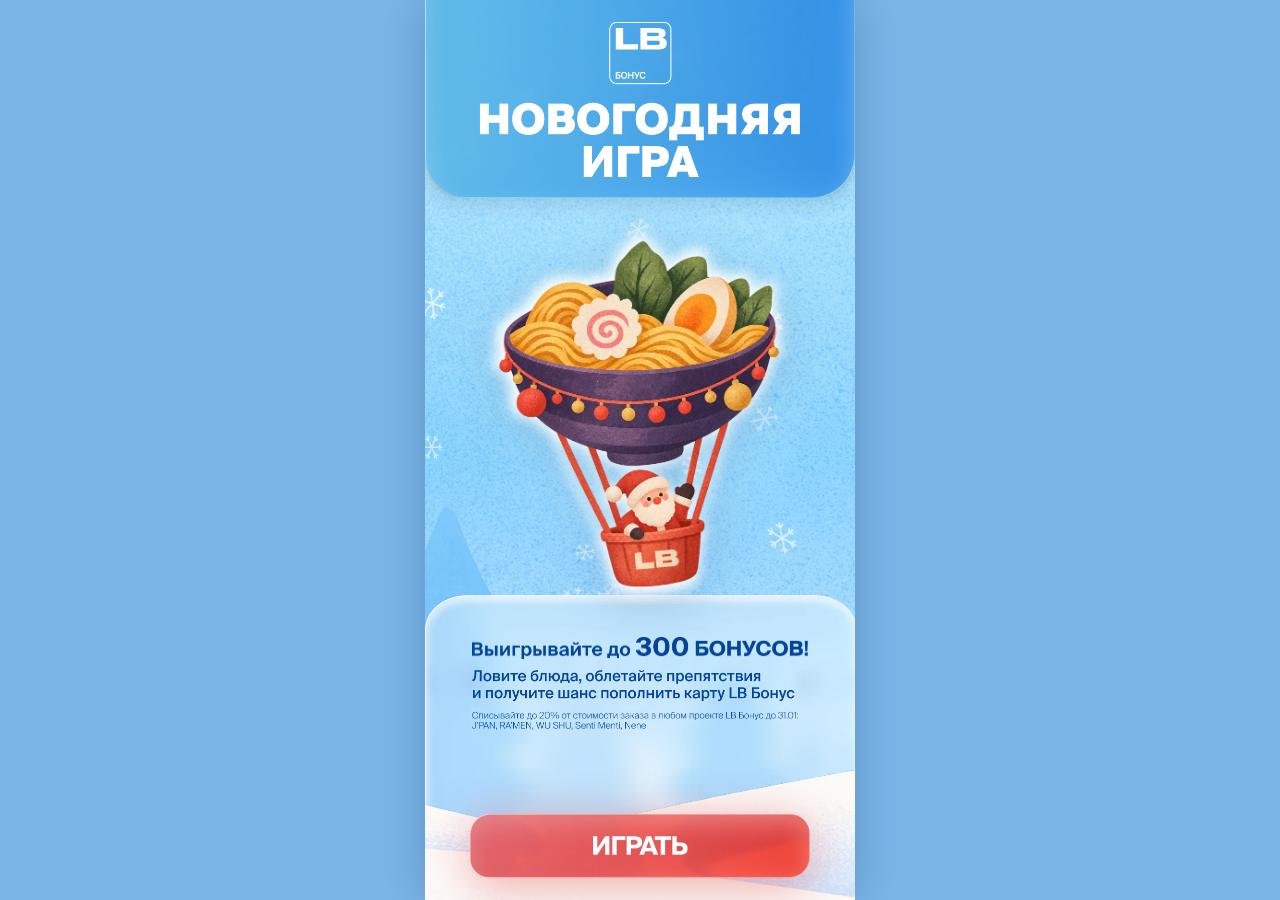
<file: index.html>
<!DOCTYPE html>
<html lang="ru">
<head>
    <meta charset="UTF-8">
    <meta name="viewport" content="width=device-width, initial-scale=1.0, maximum-scale=1.0, user-scalable=no, viewport-fit=cover">
    <meta name="apple-mobile-web-app-capable" content="yes">
    <meta name="apple-mobile-web-app-status-bar-style" content="black-translucent">
    <meta name="mobile-web-app-capable" content="yes">
    <meta name="theme-color" content="#7bb5e8">
    <title>Новогодняя Игра — Полет Деда Мороза на воке</title>
    <link rel="stylesheet" href="style.css?v=5.1.0">
    <!-- Non-blocking high performance font loading (instant page load on mobile) -->
    <link rel="preconnect" href="https://fonts.googleapis.com" crossorigin>
    <link rel="preconnect" href="https://fonts.gstatic.com" crossorigin>
    <link rel="stylesheet" href="https://fonts.googleapis.com/css2?family=Cormorant+Garamond:wght@600;700&family=Oranienbaum&family=Rubik:ital,wght@0,400;0,600;0,700;0,800;0,900;1,700;1,900&display=swap" media="print" onload="this.media='all'">
    <noscript>
        <link rel="stylesheet" href="https://fonts.googleapis.com/css2?family=Cormorant+Garamond:wght@600;700&family=Oranienbaum&family=Rubik:ital,wght@0,400;0,600;0,700;0,800;0,900;1,700;1,900&display=swap">
    </noscript>
    <!-- Preload critical screen transition assets for 100% flicker-free navigation -->
    <link rel="preload" as="image" href="assets/header_rules.png?v=5.0.0">
    <link rel="preload" as="image" href="assets/rules_card_1.webp">
    <link rel="preload" as="image" href="assets/rules_card_2.webp">
    <link rel="preload" as="image" href="assets/rules_card_3.webp">
    <link rel="preload" as="image" href="assets/rules_card_4.webp">
    <link rel="preload" as="image" href="assets/rules_card_5.webp">
    <link rel="preload" as="image" href="assets/rules_card_6.webp">
    <link rel="preload" as="image" href="assets/btn_next.svg">
    <link rel="preload" as="image" href="assets/btn_skip.svg">
    <link rel="preload" as="image" href="assets/rules_btn_start.webp">
</head>
<body>
    <div id="gameContainer">
        <!-- Universal Background Sky (Stable, single background for 100% flicker-free transitions) -->
        <img id="bgSky" src="assets/01_cover_bg.webp" class="figma-bg-sky" alt="Фон неба">

        <!-- Dynamic Falling Snow Canvas -->
        <canvas id="snowCanvas"></canvas>

        <!-- Main Game Canvas (World, Obstacles, Food, Santa) -->
        <canvas id="gameCanvas"></canvas>

        <!-- Gameplay HUD (Matches Figma node 1107:8 1:1) -->
        <div id="hud" class="hidden">
            <div class="hud-top-bar">
                <div id="heartsContainer" class="hud-hearts">
                    <img src="assets/heart.webp" class="hud-heart active" alt="Жизнь 1">
                    <img src="assets/heart.webp" class="hud-heart active" alt="Жизнь 2">
                    <img src="assets/heart.webp" class="hud-heart active" alt="Жизнь 3">
                </div>
                <div id="scoreBadge" class="hud-score-badge">БАЛЛЫ: 0 / 300</div>
            </div>

            <!-- Full-width Progress Bar with Sliding Santa -->
            <div class="hud-progress-container">
                <div class="hud-progress-track">
                    <div id="progressFill" class="hud-progress-fill"></div>
                    <img id="progressCoin" src="assets/progress_santa.webp" class="hud-progress-coin" alt="Дед Мороз">
                </div>
            </div>
        </div>

        <!-- SCREEN 1: Cover Screen -->
        <div id="startScreen" class="cover-elements-container">
            <div class="cover-top-box">
                <img src="assets/header_cover.png?v=5.0.0" class="cover-ribbon-banner" alt="Новогодняя Игра">
            </div>
            <div class="cover-santa-wrapper">
                <div class="santa-glow-circle"></div>
                <img src="assets/cover_santa.webp" class="cover-santa" alt="Дед Мороз на воке">
            </div>
            <div class="cover-bottom-plate-box">
                <img src="assets/cover_plate.webp" class="cover-plate-bg" alt="Плашка">
                <div class="cover-plate-content">
                    <div class="cover-text-group">
                        <img src="assets/cover_title_v2.png?v=5.0.0" class="cover-title-img" alt="Выигрывайте до 300 БОНУСОВ!">
                        <img src="assets/cover_subtitle_v2.png?v=5.0.0" class="cover-subtitle-img" alt="Ловите блюда, облетайте препятствия и получите шанс пополнить карту LB Бонус">
                    </div>
                    <button id="playBtn" class="cover-play-btn" type="button" aria-label="ИГРАТЬ">
                        <img src="assets/cover_btn_play.webp?v=3.4.0" class="cover-play-btn-img" alt="ИГРАТЬ">
                    </button>
                </div>
            </div>
        </div>
        <!-- SCREEN 2: Rules Slider Screen (6 правил 1:1 как в игра_ловля) -->
        <div id="rulesScreen" class="rules-screen-container hidden">
            <!-- 1. Top Ribbon Banner -->
            <div class="rules-top-box">
                <img src="assets/header_rules.png?v=5.0.0" class="rules-ribbon-banner" alt="Пробный полёт">
            </div>

            <!-- 2. Central Card Slider & Pagination Dots -->
            <div class="rules-card-container">
                <div id="rulesCardSlot" class="rules-card-slot">
                    <img src="assets/rules_card_1.webp" class="rules-card-img" alt="Правило 1: Время взлетать!">
                </div>
                <div id="rulesPagination" class="rules-pagination">
                    <span class="pagination-dot active" data-index="0"></span>
                    <span class="pagination-dot" data-index="1"></span>
                    <span class="pagination-dot" data-index="2"></span>
                    <span class="pagination-dot" data-index="3"></span>
                    <span class="pagination-dot" data-index="4"></span>
                    <span class="pagination-dot" data-index="5"></span>
                </div>
            </div>

            <!-- 3. Bottom Buttons: Далее + Пропустить (слайды 0..4) или Старт (слайд 5) -->
            <div id="rulesBottomBox" class="rules-bottom-box">
                <div id="dualButtonsGroup" class="rules-buttons-group">
                    <button id="rulesNextBtn" class="rules-svg-btn rules-btn-next" type="button" aria-label="Далее">
                        <img src="assets/btn_next.svg" class="rules-btn-img" alt="Далее">
                    </button>
                    <button id="rulesSkipBtn" class="rules-svg-btn rules-btn-skip" type="button" aria-label="Пропустить">
                        <img src="assets/btn_skip.svg" class="rules-btn-img" alt="Пропустить">
                    </button>
                </div>
                <div id="singleStartGroup" class="rules-buttons-group hidden">
                    <button id="rulesStartBtn" class="rules-svg-btn rules-btn-start" type="button" aria-label="Старт">
                        <img src="assets/rules_btn_start.webp" class="rules-btn-img rules-btn-img-start" alt="Старт">
                    </button>
                </div>
            </div>
        </div>

        <!-- SCREEN 3: Countdown (3..2..1) -->
        <div id="countdownOverlay" class="screen-overlay hidden">
            <div class="countdown-card">
                <img id="cnt3" class="countdown-number" src="assets/count_3.webp" alt="3">
                <img id="cnt2" class="countdown-number" src="assets/count_2.webp" alt="2">
                <img id="cnt1" class="countdown-number" src="assets/count_1.webp" alt="1">
            </div>
        </div>

        <!-- Pause Modal -->
        <div id="pauseModal" class="modal-overlay hidden">
            <div class="modal-card">
                <h2>ИГРА НА ПАУЗЕ</h2>
                <p style="margin: 10px 0 20px; color: #555;">Сделайте перерыв и возвращайтесь к полету!</p>
                <button id="resumeBtn" class="modal-primary-btn" type="button">ПРОДОЛЖИТЬ</button>
            </div>
        </div>

        <!-- SCREEN 4: Экран результатов (УРОВЕНЬ: ЧЕМПИОН) 1:1 как в игра_ловля -->
        <div id="resultScreen" class="result-screen-container hidden">
            <!-- Зимняя ель слева (Figma 1:1) -->
            <img src="assets/rules_fir_tree.webp" class="rules-fir-tree" alt="Елка">

            <!-- Верхняя лента "УРОВЕНЬ: СТАРТ" -->
            <div class="result-top-box">
                <img src="assets/header_result.png?v=5.0.0" class="result-ribbon-banner" alt="Уровень: Старт">
            </div>

            <!-- Центральная плашка с блюдами и динамическими баллами -->
            <div class="result-card-container">
                <div class="result-card-box">
                    <img src="assets/result_plate_card.webp" class="result-plate-bg" alt="Вы заработали">
                    <div class="result-card-content">
                        <!-- Динамические баллы "+300" и монетка LB -->
                        <div class="result-score-row">
                            <span id="resultScoreValue" class="result-score-text">+300</span>
                            <img src="assets/result_coin.webp" class="result-coin-icon" alt="LB Монета">
                        </div>
                        <!-- Текстовый блок попыток и лучшего результата -->
                        <div class="result-stats-block">
                            <div id="resultAttemptsText" class="result-stat-line">Осталось попыток: 2/3</div>
                            <div id="resultBestScoreText" class="result-stat-line">Ваш лучший результат: 300</div>
                        </div>
                    </div>
                </div>
            </div>

            <!-- Нижний блок кнопок: Забрать бонусы + Попробовать еще раз -->
            <div class="result-bottom-box">
                <button id="btnClaimBonus" class="result-action-btn" type="button" aria-label="Забрать бонусы">
                    <img src="assets/result_btn_claim.webp" class="result-btn-img" alt="Забрать бонусы">
                </button>
                <button id="btnRetryGame" class="result-action-btn" type="button" aria-label="Попробовать еще раз">
                    <img src="assets/result_btn_retry.webp" class="result-btn-img" alt="Попробовать еще раз">
                </button>
            </div>
        </div>

        <!-- SCREEN 5: Финальный экран "СПАСИБО ЗА ВИЗИТ!" (1:1 из игра 3 в ряд) -->
        <div id="finalScreen" class="exit-screen-container hidden">
            <!-- Верхняя праздничная лента "СПАСИБО ЗА ВИЗИТ!" -->
            <div class="exit-ribbon-wrapper">
                <img src="assets/header_final.png?v=5.0.0" class="exit-ribbon-banner" alt="Спасибо за визит!">
            </div>

            <!-- Персонаж: Дед Мороз в воздушном шаре-воке с черной картой LB -->
            <div class="exit-santa-wrapper">
                <div class="santa-glow-circle"></div>
                <img src="assets/final_santa_balloon.webp?v=3.0.0" class="exit-santa-img" alt="Дед Мороз в воке с картой LB Бонус">
            </div>

            <!-- Ледяная плашка лояльности 1:1 как в игра 3 в ряд -->
            <div class="exit-card-box">
                <img src="assets/exit_card_clean.webp?v=3.0.0" class="exit-card-bg" alt="Ледяная плашка">
                <div class="exit-card-content">
                    <div class="exit-text-group">
                        <h2 class="exit-heading">Бонусы уже на карте<br>лояльности!<br>Ждем вас снова!</h2>
                        <p class="exit-subheading">Играйте и получайте бонусы. Каждый визит в ресторан открывает следующую игру</p>
                        <p class="exit-footnote">Списывайте до 20% от стоимости заказа в любом проекте LB Бонус до 31.01</p>
                    </div>
                    <button id="btnFinalExit" class="exit-btn-quit" type="button" aria-label="ВЫЙТИ">
                        <img src="assets/final_btn_exit.webp?v=3.0.0" class="exit-btn-quit-img" alt="ВЫЙТИ">
                    </button>
                </div>
            </div>
        </div>
    </div>

    <!-- Scripts -->
    <script src="game.js?v=5.1.0"></script>
</body>
</html>
</file>
<file: style.css>
@import url('https://fonts.googleapis.com/css2?family=Cormorant+Garamond:wght@600;700&family=Inter:wght@400;500;600;700;800&family=Rubik:ital,wght@0,400;0,600;0,700;0,800;0,900;1,700;1,900&display=swap');

@font-face {
    font-family: 'Suisse Intl';
    src: url('fonts/SuisseIntl-Regular.woff2') format('woff2'),
         url('fonts/SuisseIntl-Regular.woff') format('woff'),
         url('fonts/SuisseIntl-Regular.otf') format('opentype');
    font-weight: 400;
    font-style: normal;
    font-display: swap;
}

@font-face {
    font-family: 'Suisse Intl';
    src: url('fonts/SuisseIntl-Medium.woff2') format('woff2'),
         url('fonts/SuisseIntl-Medium.woff') format('woff'),
         url('fonts/SuisseIntl-Medium.otf') format('opentype');
    font-weight: 500;
    font-style: normal;
    font-display: swap;
}

@font-face {
    font-family: 'Suisse Intl';
    src: url('fonts/SuisseIntl-SemiBold.woff2') format('woff2'),
         url('fonts/SuisseIntl-SemiBold.woff') format('woff'),
         url('fonts/SuisseIntl-SemiBold.otf') format('opentype');
    font-weight: 600;
    font-style: normal;
    font-display: swap;
}

@font-face {
    font-family: 'Suisse Intl';
    src: url('fonts/SuisseIntl-Bold.woff2') format('woff2'),
         url('fonts/SuisseIntl-Bold.woff') format('woff'),
         url('fonts/SuisseIntl-Bold.otf') format('opentype');
    font-weight: 700;
    font-style: normal;
    font-display: swap;
}

@font-face {
    font-family: 'Oranienbaum';
    src: url('assets/fonts/Oranienbaum-Regular.ttf') format('truetype');
    font-weight: 400;
    font-style: normal;
}

@font-face {
    font-family: 'Cormorant Garamond';
    src: url('assets/fonts/CormorantGaramond-Bold.woff2') format('woff2');
    font-weight: 700;
    font-style: normal;
}

* {
    box-sizing: border-box;
    margin: 0;
    padding: 0;
    user-select: none;
    -webkit-user-select: none;
    touch-action: manipulation;
}

.hidden {
    display: none !important;
}

html {
    width: 100%;
    height: 100%;
    margin: 0;
    padding: 0;
    overflow: hidden;
    background: #7bb5e8;
}

body {
    background: #7bb5e8;
    width: 100%;
    height: 100%;
    min-height: 100%;
    min-height: 100dvh;
    min-height: -webkit-fill-available;
    margin: 0;
    padding: 0;
    display: flex;
    justify-content: center;
    align-items: center;
    font-family: 'Rubik', sans-serif;
    overflow: hidden;
    color: #1a2a3a;
    overscroll-behavior: none;
    -webkit-overflow-scrolling: none;
    touch-action: manipulation;
    -webkit-tap-highlight-color: transparent;
}

/* Hide Netlify attribution badge so it never obscures game buttons */
[data-netlify-badge],
.netlify-badge,
[class*="netlify-badge"],
[id*="netlify-badge"],
a[href*="netlify.com"],
iframe[src*="netlify"] {
    display: none !important;
    visibility: hidden !important;
    pointer-events: none !important;
    opacity: 0 !important;
    width: 0 !important;
    height: 0 !important;
    clip: rect(0, 0, 0, 0) !important;
}

/* ========================================================
   Main Game Container — 100% Full Screen
   ======================================================== */
#gameContainer {
    position: relative;
    width: 100%;
    height: 100%;
    height: 100dvh;
    height: var(--app-height, 100dvh);
    max-height: 100dvh;
    max-height: var(--app-height, 100dvh);
    aspect-ratio: 390 / 844;
    max-width: min(430px, 100vw);
    background: #7bb5e8;
    overflow: hidden;
    margin: 0 auto;
    box-shadow: 0 0 45px rgba(10, 45, 90, 0.25);
}

/* Universal Background Sky (Permanent, stable, zero repaint) */
.figma-bg-sky {
    position: absolute;
    inset: 0;
    width: 100%;
    height: 100%;
    object-fit: cover;
    object-position: center bottom;
    z-index: 1;
    pointer-events: none;
}

/* Authentic Winter Fir Tree (1:1 from Figma Screen 2 & Screen 4) */
.rules-fir-tree {
    position: absolute;
    left: 0;
    bottom: 6.35%;
    width: 32.3%;
    height: auto;
    object-fit: contain;
    pointer-events: none;
    z-index: 3;
}

@media (max-height: 760px) {
    .rules-fir-tree {
        width: 29%;
        bottom: 5.5%;
    }
}

@media (max-height: 660px) {
    .rules-fir-tree {
        width: 26%;
        bottom: 4.5%;
    }
}

/* Dynamic Falling Snow Canvas */
#snowCanvas {
    position: absolute;
    top: 0;
    left: 0;
    width: 100%;
    height: 100%;
    z-index: 2;
    pointer-events: none;
}

/* Main Game Canvas (World, Obstacles, Food, Santa) */
#gameCanvas {
    position: absolute;
    top: 0;
    left: 0;
    width: 100%;
    height: 100%;
    z-index: 3;
}

/* Base Screen Overlay */
.screen-overlay {
    position: absolute;
    top: 0;
    left: 0;
    width: 100%;
    height: 100%;
    z-index: 4;
    overflow: hidden;
    pointer-events: none;
}

/* ========================================================
   SCREEN 1: ОБЛОЖКА ИГРЫ (1:1 из игра_ловля)
   ======================================================== */
.cover-elements-container {
    position: absolute;
    top: 0;
    left: 0;
    width: 100%;
    height: 100%;
    display: flex;
    flex-direction: column;
    align-items: center;
    justify-content: space-between;
    padding: 0;
    z-index: 5;
    pointer-events: none;
    overflow: hidden;
    transition: opacity 0.3s ease-out;
}

.cover-top-box {
    width: 100%;
    display: flex;
    justify-content: center;
    padding-top: 0;
    z-index: 6;
    flex-shrink: 0;
    pointer-events: none;
    overflow: hidden;
    border-radius: 0 0 36px 36px;
    box-shadow: 0 6px 18px rgba(10, 45, 90, 0.14);
}

.cover-ribbon-banner {
    width: 100%;
    max-width: 100%;
    height: clamp(166px, 22vh, 212px);
    object-fit: cover;
    object-position: center bottom;
    display: block;
    flex-shrink: 0;
    pointer-events: none;
}

.cover-santa-wrapper {
    position: relative;
    top: 4px;
    flex: 1;
    min-height: 0;
    width: 100%;
    display: flex;
    justify-content: center;
    align-items: center;
    z-index: 10;
    pointer-events: none;
    margin-top: 0;
    margin-bottom: -10px;
}

.santa-glow-circle {
    position: absolute;
    width: clamp(240px, 36vh, 320px);
    height: clamp(240px, 36vh, 320px);
    border-radius: 50%;
    background: radial-gradient(circle, rgba(255, 255, 255, 0.45) 0%, rgba(200, 235, 255, 0.2) 50%, rgba(255, 255, 255, 0) 75%);
    filter: blur(14px);
    z-index: -1;
    pointer-events: none;
    animation: glowPulse 3.5s ease-in-out infinite alternate;
}

@keyframes glowPulse {
    0% { transform: scale(0.95); opacity: 0.7; }
    100% { transform: scale(1.08); opacity: 1; }
}

.cover-santa {
    max-width: min(440px, 96vw);
    max-height: 108%;
    width: auto;
    height: auto;
    object-fit: contain;
    pointer-events: none;
    filter: drop-shadow(0 10px 24px rgba(10, 45, 90, 0.16));
    animation: coverSantaFloat 3.6s ease-in-out infinite;
    transform-origin: center bottom;
}

@keyframes coverSantaFloat {
    0%, 100% { transform: scale(1.14) translateY(0) rotate(0deg); }
    30% { transform: scale(1.14) translateY(-6px) rotate(1.2deg); }
    70% { transform: scale(1.14) translateY(-2px) rotate(-1deg); }
}

@keyframes santaWalkFloat {
    0%, 100% { transform: translateY(0) rotate(0deg); }
    30% { transform: translateY(-6px) rotate(1.2deg); }
    70% { transform: translateY(-2px) rotate(-1deg); }
}

.cover-bottom-plate-box {
    position: relative;
    width: 100%;
    max-width: 100%;
    height: clamp(250px, 34vh, 305px);
    flex-shrink: 0;
    z-index: 8;
    display: flex;
    flex-direction: column;
    align-items: center;
    justify-content: flex-end;
    margin-top: auto;
    margin-bottom: 0;
    overflow: visible;
    pointer-events: none;
}

.cover-plate-bg {
    position: absolute;
    bottom: 0;
    left: 0;
    width: 100%;
    height: 100%;
    object-fit: fill;
    display: block;
    pointer-events: none;
}

.cover-plate-content {
    position: relative;
    z-index: 9;
    width: 100%;
    height: 100%;
    display: flex;
    flex-direction: column;
    align-items: center;
    justify-content: flex-start;
    padding-top: clamp(28px, 4.2vh, 40px);
    padding-left: 20px;
    padding-right: 20px;
    padding-bottom: calc(max(16px, env(safe-area-inset-bottom)) + 6px);
    pointer-events: auto;
}

.cover-text-group {
    width: min(336px, 88vw);
    display: flex;
    flex-direction: column;
    align-items: flex-start;
    justify-content: flex-start;
    margin-top: 4px;
    margin-bottom: clamp(10px, 1.8vh, 16px);
    flex-shrink: 0;
}

.cover-title-img {
    width: 100%;
    max-width: 100%;
    height: auto;
    object-fit: contain;
    object-position: left center;
    display: block;
    margin-bottom: clamp(8px, 1.2vh, 12px);
    flex-shrink: 0;
}

.cover-subtitle-img {
    width: 97%;
    max-width: 100%;
    height: auto;
    object-fit: contain;
    object-position: left center;
    display: block;
    flex-shrink: 0;
}

.cover-play-btn {
    background: transparent;
    border: none;
    outline: none;
    cursor: pointer;
    padding: 0;
    margin: 0;
    display: flex;
    justify-content: center;
    align-items: center;
    transition: transform 0.12s ease, filter 0.12s ease;
    margin-top: auto;
    flex-shrink: 0;
}

.cover-play-btn-img {
    width: min(340px, 88vw);
    height: auto;
    object-fit: contain;
    display: block;
    pointer-events: none;
    filter: drop-shadow(0 8px 24px rgba(220, 45, 45, 0.40));
}

.cover-play-btn:active {
    transform: scale(0.96);
    filter: brightness(0.95);
}

/* ========================================================
   SCREEN 2: ЭКРАН ПРАВИЛ
   ======================================================== */
.rules-screen-container {
    position: absolute;
    top: 0;
    left: 0;
    width: 100%;
    height: 100%;
    display: flex;
    flex-direction: column;
    align-items: center;
    justify-content: space-between;
    padding-bottom: calc(max(10px, env(safe-area-inset-bottom)) + 2px);
    z-index: 10;
    pointer-events: auto;
    overflow: hidden;
    animation: fadeInScreen 0.28s ease-out;
}

@keyframes fadeInScreen {
    from { opacity: 0; transform: scale(0.99); }
    to { opacity: 1; transform: scale(1); }
}

.rules-top-box {
    width: 100%;
    display: flex;
    justify-content: center;
    padding-top: 0;
    z-index: 11;
    flex-shrink: 0;
    pointer-events: none;
    overflow: hidden;
    border-radius: 0 0 36px 36px;
    box-shadow: 0 6px 18px rgba(10, 45, 90, 0.14);
}

.rules-ribbon-banner {
    width: 100%;
    max-width: 100%;
    height: clamp(138px, 19vh, 190px);
    object-fit: cover;
    object-position: center bottom;
    display: block;
    flex-shrink: 0;
    pointer-events: none;
}

.rules-card-container {
    flex: 1;
    width: 100%;
    display: flex;
    flex-direction: column;
    align-items: center;
    justify-content: center;
    padding: 8px 8px 0;
    margin-top: 0;
    margin-bottom: 0;
    z-index: 12;
    min-height: 0;
}

.rules-card-slot {
    width: min(324px, 84vw, 43vh);
    aspect-ratio: 1 / 1;
    display: flex;
    align-items: center;
    justify-content: center;
    position: relative;
    flex-shrink: 0;
}

.rules-card-img {
    width: 100%;
    height: 100%;
    object-fit: contain;
    filter: drop-shadow(0 14px 30px rgba(10, 45, 90, 0.20));
    pointer-events: none;
    user-select: none;
    display: block;
    transition: opacity 0.15s ease-out;
}

.rules-pagination {
    display: flex;
    align-items: center;
    justify-content: center;
    gap: 8px;
    margin-top: 14px;
    margin-bottom: 0;
    z-index: 12;
    flex-shrink: 0;
}

.pagination-dot {
    width: 9px;
    height: 9px;
    border-radius: 50%;
    background-color: rgba(255, 255, 255, 0.45);
    transition: all 0.2s ease;
    box-shadow: 0 1px 3px rgba(0, 0, 0, 0.15);
    cursor: pointer;
}

.pagination-dot.active {
    width: 11px;
    height: 11px;
    background-color: #FFFFFF;
    box-shadow: 0 0 6px rgba(255, 255, 255, 0.9), 0 2px 4px rgba(10, 45, 90, 0.25);
    transform: scale(1.15);
}

.rules-bottom-box {
    width: 100%;
    display: flex;
    flex-direction: column;
    align-items: center;
    z-index: 12;
    flex-shrink: 0;
}

.rules-buttons-group {
    width: 100%;
    display: flex;
    flex-direction: column;
    align-items: center;
    gap: 0px;
}

.rules-svg-btn {
    background: transparent;
    border: none;
    outline: none;
    cursor: pointer;
    padding: 0;
    margin: 0;
    display: flex;
    justify-content: center;
    align-items: center;
    transition: transform 0.12s ease, filter 0.12s ease;
}

.rules-btn-skip {
    margin-top: -38px;
}

.rules-btn-img {
    width: min(358px, 94vw);
    height: auto;
    object-fit: contain;
    display: block;
    pointer-events: none;
}

.rules-btn-img-start {
    width: min(340px, 89vw);
    height: auto;
    margin-top: -10px;
    margin-bottom: 6px;
}

.rules-svg-btn:active {
    transform: scale(0.96);
    filter: brightness(0.95);
}


/* ========================================================
   SCREEN 4: RESULT SCREEN (1:1 из игра_ловля)
   ======================================================== */
.result-screen-container {
    position: absolute;
    inset: 0;
    width: 100%;
    height: 100%;
    z-index: 25;
    display: flex;
    flex-direction: column;
    align-items: center;
    justify-content: space-between;
    padding-top: 0;
    padding-bottom: calc(max(14px, env(safe-area-inset-bottom)) + 6px);
    animation: fadeInScreen 0.3s ease-out forwards;
    pointer-events: auto;
}

/* Верхняя лента */
.result-top-box {
    width: 100%;
    display: flex;
    justify-content: center;
    align-items: flex-start;
    flex-shrink: 0;
    pointer-events: none;
    z-index: 12;
    overflow: hidden;
    border-radius: 0 0 36px 36px;
    box-shadow: 0 6px 18px rgba(10, 45, 90, 0.14);
}

.result-ribbon-banner {
    width: 100%;
    max-width: 100%;
    height: clamp(138px, 19vh, 190px);
    object-fit: cover;
    object-position: center bottom;
    display: block;
}

/* Центральная плашка */
.result-card-container {
    flex: 1;
    width: 100%;
    display: flex;
    align-items: center;
    justify-content: center;
    padding: 0 16px;
    z-index: 12;
    margin-top: 2px;
    margin-bottom: 4px;
}

.result-card-box {
    position: relative;
    width: min(326px, 84vw);
    aspect-ratio: 740 / 744;
    display: flex;
    align-items: center;
    justify-content: center;
}

.result-plate-bg {
    position: absolute;
    inset: 0;
    width: 100%;
    height: 100%;
    object-fit: contain;
    filter: drop-shadow(0 14px 30px rgba(10, 45, 90, 0.20));
    pointer-events: none;
}

.result-card-content {
    position: relative;
    z-index: 2;
    width: 100%;
    height: 100%;
    display: flex;
    flex-direction: column;
    align-items: center;
    justify-content: flex-start;
    padding-top: 26%;
}

.result-score-row {
    display: flex;
    align-items: center;
    justify-content: center;
    gap: 10px;
    margin-bottom: 5%;
}

.result-score-text {
    font-family: 'Suisse Intl', -apple-system, BlinkMacSystemFont, "Segoe UI", Roboto, sans-serif;
    font-weight: 700;
    font-size: clamp(48px, 13.5vw, 60px);
    line-height: 0.99;
    letter-spacing: -0.03em;
    color: #05449A;
    -webkit-text-stroke: 1.4px #0039B5;
    paint-order: stroke fill;
    text-shadow: none;
}

.result-coin-icon {
    width: clamp(50px, 14vw, 62px);
    height: clamp(50px, 14vw, 62px);
    object-fit: contain;
    filter: drop-shadow(0 4px 8px rgba(220, 80, 0, 0.35));
    transform: translateY(-2px);
    flex-shrink: 0;
}

.result-stats-block {
    display: flex;
    flex-direction: column;
    align-items: center;
    justify-content: center;
    gap: 4px;
}

.result-stat-line {
    font-family: 'Suisse Intl', sans-serif;
    font-weight: 500;
    font-size: clamp(14px, 3.8vw, 16px);
    line-height: 1.35;
    letter-spacing: -0.02em;
    color: #05449A;
    text-align: center;
}

.result-bottom-box {
    width: 100%;
    display: flex;
    flex-direction: column;
    align-items: center;
    justify-content: center;
    gap: 0;
    z-index: 12;
    flex-shrink: 0;
}

.result-action-btn {
    background: transparent;
    border: none;
    outline: none;
    padding: 0;
    margin: 0;
    cursor: pointer;
    display: flex;
    justify-content: center;
    align-items: center;
    width: min(358px, 94vw);
    transition: transform 0.12s ease, filter 0.12s ease;
}

.result-btn-img {
    width: 100%;
    height: auto;
    object-fit: contain;
    display: block;
    pointer-events: none;
}

.result-btn-retry,
.result-action-btn:nth-child(2) {
    margin-top: -38px;
}

.result-action-btn:active {
    transform: scale(0.96);
    filter: brightness(0.95);
}


/* ========================================================
   Gameplay HUD — 100% Matches Figma node 1107:8
   ======================================================== */
#hud {
    position: absolute;
    top: 0;
    left: 0;
    right: 0;
    box-sizing: border-box;
    z-index: 12;
    pointer-events: none;
    padding: calc(max(14px, env(safe-area-inset-top)) + 8px) 20px 0 20px;
}

.hud-top-bar {
    display: flex;
    justify-content: space-between;
    align-items: center;
    width: 100%;
}

.hud-hearts {
    display: flex;
    gap: 5px;
    align-items: center;
}

.hud-heart {
    width: 26px;
    height: 24px;
    object-fit: contain;
    filter: drop-shadow(0 2px 4px rgba(0, 0, 0, 0.25));
    transition: transform 0.2s ease, filter 0.2s ease, opacity 0.2s ease;
}

.hud-heart.lost {
    filter: grayscale(1) opacity(0.28);
    transform: scale(0.88);
}

.hud-score-badge {
    background: linear-gradient(180deg, #ff8412 0%, #ff5e00 100%);
    border: 1.5px solid rgba(255, 255, 255, 0.45);
    border-radius: 20px;
    padding: 6px 18px;
    font-family: 'Rubik', sans-serif;
    font-weight: 900;
    font-size: 15px;
    color: #ffffff;
    letter-spacing: 0.5px;
    box-shadow: 0 4px 14px rgba(255, 94, 0, 0.45);
    white-space: nowrap;
}

.hud-progress-container {
    width: 100%;
    margin-top: 10px;
    position: relative;
    padding: 0 2px;
}

.hud-progress-track {
    position: relative;
    width: 100%;
    height: 10px;
    background: rgba(255, 255, 255, 0.45);
    border-radius: 10px;
    overflow: visible;
    box-shadow: inset 0 1px 3px rgba(0, 0, 0, 0.2);
}

.hud-progress-fill {
    width: 0%;
    height: 100%;
    background: linear-gradient(90deg, #ff9f1c 0%, #ff5e00 100%);
    border-radius: 10px;
    transition: width 0.15s ease-out;
}

.hud-progress-coin {
    position: absolute;
    top: 50%;
    left: 0%;
    transform: translate(-50%, -50%);
    width: 32px;
    height: 32px;
    object-fit: contain;
    filter: drop-shadow(0 2px 6px rgba(0, 0, 0, 0.35));
    transition: left 0.15s ease-out;
    pointer-events: none;
    z-index: 2;
}

/* ========================================================
   SCREEN 3: Countdown (3..2..1)
   ======================================================== */
#countdownOverlay {
    position: absolute;
    inset: 0;
    display: flex;
    justify-content: center;
    align-items: center;
    background: transparent;
    pointer-events: none;
    z-index: 15;
}

.countdown-card {
    position: absolute;
    top: clamp(90px, 15vh, 140px);
    bottom: calc(max(16px, env(safe-area-inset-bottom)) + 20px);
    left: 50%;
    transform: translateX(-50%);
    width: min(352px, 90%);
    background: rgba(255, 255, 255, 0.08);
    backdrop-filter: blur(5px);
    -webkit-backdrop-filter: blur(5px);
    border: 1.5px solid rgba(255, 255, 255, 0.65);
    border-radius: 20px;
    box-shadow: 0 5px 15px rgba(0, 0, 0, 0.08),
                inset 1px 1px 2px rgba(255, 255, 255, 0.7),
                inset -1px -1px 2px rgba(255, 255, 255, 0.25);
    pointer-events: none;
    overflow: hidden;
    display: flex;
    justify-content: center;
    align-items: center;
}

.countdown-number {
    position: absolute;
    height: clamp(100px, 18vh, 140px);
    width: auto;
    object-fit: contain;
    filter: drop-shadow(0 10px 20px rgba(220, 60, 0, 0.35));
    opacity: 0;
    pointer-events: none;
    will-change: transform, opacity;
}

.countdown-number.active {
    animation: smoothCountdownPop 0.95s cubic-bezier(0.2, 0.8, 0.25, 1) forwards;
}

@keyframes smoothCountdownPop {
    0% {
        transform: scale(0.4);
        opacity: 0;
    }
    22% {
        transform: scale(1.1);
        opacity: 1;
    }
    40% {
        transform: scale(1.0);
        opacity: 1;
    }
    78% {
        transform: scale(1.0);
        opacity: 1;
    }
    100% {
        transform: scale(0.9);
        opacity: 0;
    }
}

/* ========================================================
   Pause Modal
   ======================================================== */
.modal-overlay {
    position: absolute;
    top: 0;
    left: 0;
    width: 100%;
    height: 100%;
    background: rgba(10, 25, 45, 0.65);
    backdrop-filter: blur(10px);
    -webkit-backdrop-filter: blur(10px);
    display: flex;
    justify-content: center;
    align-items: center;
    z-index: 20;
    pointer-events: auto;
}

.modal-card {
    background: rgba(255, 255, 255, 0.95);
    border-radius: 24px;
    padding: 32px 24px;
    text-align: center;
    width: 310px;
    max-width: 86%;
    box-shadow: 0 16px 40px rgba(0, 0, 0, 0.3);
    animation: popModal 0.25s cubic-bezier(0.175, 0.885, 0.32, 1.275);
}

@keyframes popModal {
    0% { transform: scale(0.85); opacity: 0; }
    100% { transform: scale(1); opacity: 1; }
}

.modal-card h2 {
    font-family: 'Rubik', sans-serif;
    font-weight: 800;
    font-size: 20px;
    color: #1a2a3a;
    letter-spacing: 0.5px;
}

.modal-primary-btn {
    background: linear-gradient(180deg, #ff8412 0%, #ff5e00 100%);
    color: #ffffff;
    border: none;
    border-radius: 16px;
    padding: 14px 28px;
    font-family: 'Rubik', sans-serif;
    font-weight: 700;
    font-size: 16px;
    cursor: pointer;
    box-shadow: 0 6px 18px rgba(255, 94, 0, 0.35);
    transition: transform 0.12s ease;
    width: 100%;
}

.modal-primary-btn:active {
    transform: scale(0.96);
}



/* ========================================================
   SCREEN 5: Финальный экран "СПАСИБО ЗА ВИЗИТ!"
   (Расположение и масштаб элементов 1:1 из игра 3 в ряд)
   ======================================================== */
#finalScreen,
.exit-screen-container {
    position: absolute;
    inset: 0;
    width: 100%;
    height: 100%;
    z-index: 25;
    overflow: hidden;
    animation: fadeInScreen 0.3s ease-out forwards;
    pointer-events: auto;
    display: flex;
    flex-direction: column;
    align-items: center;
    justify-content: space-between;
}

.exit-ribbon-wrapper {
    position: absolute;
    top: 0;
    left: 0;
    width: 100%;
    display: flex;
    justify-content: center;
    align-items: center;
    padding-top: 0;
    z-index: 10;
    pointer-events: none;
    overflow: hidden;
    border-radius: 0 0 36px 36px;
    box-shadow: 0 6px 18px rgba(10, 45, 90, 0.14);
}

.exit-ribbon-banner {
    width: 100%;
    max-width: 100%;
    height: clamp(166px, 22vh, 212px);
    object-fit: cover;
    object-position: center bottom;
    display: block;
}

.exit-santa-wrapper {
    position: absolute;
    top: 25%;
    left: 50%;
    transform: translateX(-50%);
    width: min(334px, 88vw);
    height: 42%;
    max-height: 380px;
    display: flex;
    justify-content: center;
    align-items: center;
    z-index: 10;
    pointer-events: none;
}

.exit-santa-img {
    width: 100%;
    height: 100%;
    object-fit: contain;
    display: block;
    filter: drop-shadow(0 10px 24px rgba(10, 45, 90, 0.16));
    animation: santaWalkFloat 3.8s ease-in-out infinite;
}

.exit-card-box {
    position: absolute;
    bottom: 0;
    left: 0;
    width: 100%;
    height: 39.5%;
    min-height: 275px;
    max-height: 345px;
    z-index: 8;
    display: flex;
    flex-direction: column;
    align-items: center;
    justify-content: flex-end;
    overflow: visible;
    pointer-events: none;
}

.exit-card-bg {
    position: absolute;
    inset: 0;
    width: 100%;
    height: 100%;
    object-fit: fill;
    display: block;
    pointer-events: none;
    filter: drop-shadow(0 6px 20px rgba(10, 45, 90, 0.15));
}

.exit-card-content {
    position: relative;
    z-index: 9;
    width: 100%;
    height: 100%;
    display: flex;
    flex-direction: column;
    align-items: flex-start;
    justify-content: space-between;
    padding-top: clamp(40px, 6vh, 52px);
    padding-left: clamp(20px, 5.5vw, 26px);
    padding-right: clamp(20px, 5.5vw, 26px);
    padding-bottom: calc(max(14px, env(safe-area-inset-bottom)) + 12px);
    box-sizing: border-box;
    pointer-events: auto;
}

.exit-text-group {
    width: 100%;
    display: flex;
    flex-direction: column;
    align-items: flex-start;
    text-align: left;
    margin-bottom: clamp(6px, 1.2vh, 12px);
    pointer-events: none;
}

.exit-heading {
    font-family: 'Suisse Intl', 'Rubik', sans-serif;
    font-weight: 800;
    font-size: clamp(19px, 5vw, 23px);
    line-height: 1.16;
    color: #05449A;
    margin: 0 0 clamp(6px, 1vh, 8px) 0;
    letter-spacing: -0.2px;
}

.exit-subheading {
    font-family: 'Suisse Intl', 'Rubik', sans-serif;
    font-weight: 400;
    font-size: clamp(11.5px, 3vw, 13px);
    line-height: 1.34;
    color: #05449A;
    margin: 0 0 clamp(6px, 1vh, 8px) 0;
}

.exit-footnote {
    font-family: 'Suisse Intl', 'Rubik', sans-serif;
    font-weight: 400;
    font-size: clamp(9px, 2.3vw, 10.5px);
    line-height: 1.28;
    color: #3b7bbd;
    margin: 0;
    opacity: 0.95;
}

.exit-btn-quit {
    width: 100%;
    max-width: 340px;
    height: auto;
    margin: 0 auto;
    display: flex;
    justify-content: center;
    align-items: center;
    background: transparent;
    border: none;
    outline: none;
    cursor: pointer;
    padding: 0;
    transition: transform 0.12s ease, filter 0.12s ease;
    -webkit-tap-highlight-color: transparent;
    pointer-events: auto;
}

.exit-btn-quit-img {
    width: min(330px, 86vw);
    height: auto;
    display: block;
    object-fit: contain;
    filter: drop-shadow(0 6px 16px rgba(10, 45, 90, 0.22));
}

.exit-btn-quit:active {
    transform: scale(0.97);
    filter: brightness(0.95);
}
</file>
